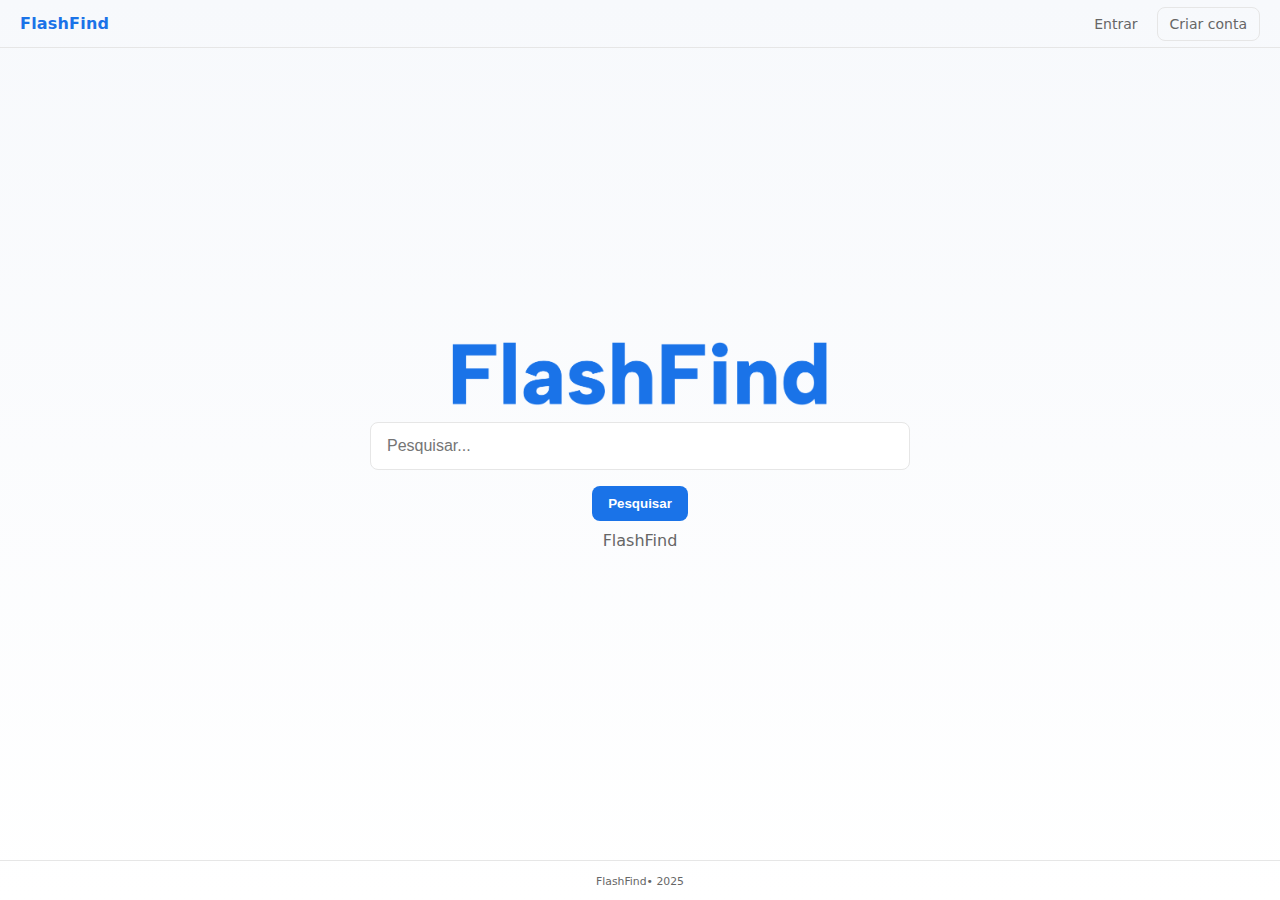
<file: index.html>
<!doctype html>
<html lang="pt-BR">
<head>
  <meta charset="utf-8" />
  <meta name="viewport" content="width=device-width,initial-scale=1" />
  <title>FlashFind — Página inicial</title>
  <link rel="stylesheet" href="style.css">
</head>
<body>
  <header class="topbar">
    <div class="brand">FlashFind</div>
    <nav>
      <a href="login.html">Entrar</a>
      <a href="cadastro.html" class="btn-outline">Criar conta</a>
    </nav>
  </header>

  <main class="center">
    <h1 class="visually-hidden">Página inicial do FlashFind</h1>

    <form id="searchForm" class="search-box" onsubmit="return buscarPokemon(event)">
       <img src="logo-hd.png" alt="logo-hd" aria-hidden="true" class="logo">
  <input id="q" name="q" type="search" placeholder="Pesquisar..." required>
  <div class="actions">
    <button type="submit" class="btn">Pesquisar</button>
  </div>
</form>

<div id="resultadoPokemon"></div>


    <p class="hint">FlashFind</p>
  </main>

  <footer class="footer">
    <small>FlashFind• 2025</small>
  </footer>
  <script src="script.js"></script>
</body>
</html>
</file>
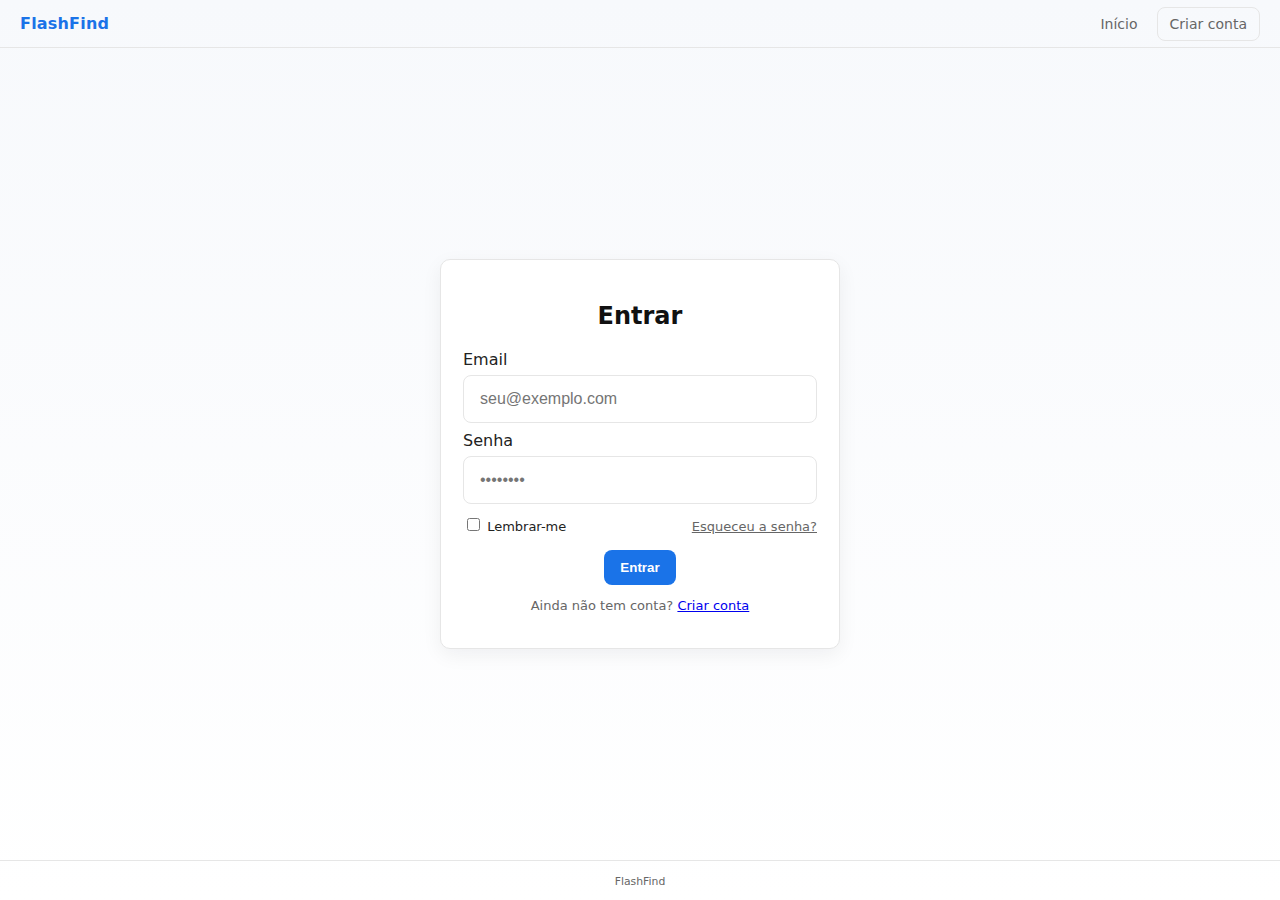
<file: login.html>
<!doctype html>
<html lang="pt-BR">
<head>
  <meta charset="utf-8" />
  <meta name="viewport" content="width=device-width,initial-scale=1" />
  <title>Entrar — FlashFind</title>
  <link rel="stylesheet" href="style.css">
</head>
<body>
  <header class="topbar">
    <div class="brand">FlashFind</div>
    <nav>
      <a href="index.html">Início</a>
      <a href="cadastro.html" class="btn-outline">Criar conta</a>
    </nav>
  </header>

  <main class="center">
    <section class="card auth-card">
      <h2>Entrar</h2>
      <form id="loginForm" onsubmit="return onLogin(event)">
        <label>
          Email
          <input id="loginEmail" type="email" required placeholder="seu@exemplo.com">
        </label>
        <label>
          Senha
          <input id="loginPassword" type="password" minlength="6" required placeholder="••••••••">
        </label>

        <div class="row-between">
          <label class="small"><input type="checkbox" id="remember"> Lembrar-me</label>
          <a href="#" class="small">Esqueceu a senha?</a>
        </div>

        <div class="actions">
          <button type="submit" class="btn">Entrar</button>
        </div>

        <p class="small">Ainda não tem conta? <a href="cadastro.html">Criar conta</a></p>
      </form>
    </section>
  </main>

  <footer class="footer">
    <small>FlashFind</small>
  </footer>

  <script src="script.js"></script>
</body>
</html>
</file>
<file: style.css>
:root{
  --bg:#fff;
  --muted:#666;
  --accent:#1a73e8;
  --card:#fff;
  --border: #e6e6e6;
  --radius:10px;
  --maxw:540px;
  font-family: "Inter", system-ui, -apple-system, "Segoe UI", Roboto, "Helvetica Neue", Arial;
}

*{box-sizing:border-box}
html,body{height:100%}
body{
  margin:0;
  background:linear-gradient(180deg,#f7f9fc 0%, #ffffff 100%);
  color:#111;
  -webkit-font-smoothing:antialiased;
  -moz-osx-font-smoothing:grayscale;
  display:flex;
  flex-direction:column;
  min-height:100vh;
}

.topbar{
  display:flex;
  justify-content:space-between;
  align-items:center;
  padding:14px 20px;
  border-bottom:1px solid var(--border);
  background:transparent;
}
.brand{
  font-weight:700;
  color:var(--accent);
  letter-spacing:0.2px;
}
.topbar nav a{
  margin-left:14px;
  text-decoration:none;
  color:var(--muted);
  font-size:14px;
}
.btn-outline{
  padding:8px 12px;
  border-radius:8px;
  border:1px solid var(--border);
  color:var(--muted);
}

.center{
  flex:1;
  display:flex;
  align-items:center;
  justify-content:center;
  padding:40px 20px;
  text-align:center;
  flex-direction:column;
}

.search-box{
  width:100%;
  max-width:var(--maxw);
  background:transparent;
  display:flex;
  flex-direction:column;
  align-items:center;
  gap:16px;
}
.logo{
  max-width: 100%;
  width: auto;
  max-height: 64px;
  height: auto;
  display: block;
}

input[type="search"], input[type="email"], input[type="password"], input[type="text"]{
  width:100%;
  padding:14px 16px;
  border-radius:8px;
  border:1px solid var(--border);
  font-size:16px;
  outline:none;
  box-shadow:none;
}
input:focus{border-color:var(--accent); box-shadow:0 6px 18px rgba(26,115,232,0.08)}

.actions{
  display:flex;
  gap:10px;
  align-items:center;
  justify-content:center;
  width:100%;
}

.btn{
  background:var(--accent);
  color:white;
  padding:10px 16px;
  border-radius:8px;
  border:0;
  cursor:pointer;
  font-weight:600;
}
.btn[disabled]{opacity:.6;cursor:default}

.card{
  width:100%;
  max-width:400px;
  background:var(--card);
  border-radius:var(--radius);
  padding:22px;
  box-shadow:0 6px 20px rgba(17,24,39,0.06);
  border:1px solid var(--border);
}
.auth-card label{display:block; text-align:left; margin-bottom:8px; color:#222}
.auth-card input{margin-top:6px}
.row-between{display:flex;justify-content:space-between;align-items:center;margin:8px 0}
.small{font-size:13px;color:var(--muted)}
.hint{color:var(--muted); margin-top:10px}

.footer{
  padding:12px 16px;
  text-align:center;
  color:var(--muted);
  font-size:13px;
  border-top:1px solid var(--border);
}
:root{
  --bg:#fff;
  --muted:#666;
  --accent:#1a73e8;
  --card:#fff;
  --border: #e6e6e6;
  --radius:10px;
  --maxw:540px;
  font-family: "Inter", system-ui, -apple-system, "Segoe UI", Roboto, "Helvetica Neue", Arial;
}

*{box-sizing:border-box}
html,body{height:100%}
body{
  margin:0;
  background:linear-gradient(180deg,#f7f9fc 0%, #ffffff 100%);
  color:#111;
  -webkit-font-smoothing:antialiased;
  -moz-osx-font-smoothing:grayscale;
  display:flex;
  flex-direction:column;
  min-height:100vh;
}

.topbar{
  display:flex;
  justify-content:space-between;
  align-items:center;
  padding:14px 20px;
  border-bottom:1px solid var(--border);
  background:transparent;
}
.brand{
  font-weight:700;
  color:var(--accent);
  letter-spacing:0.2px;
}
.topbar nav a{
  margin-left:14px;
  text-decoration:none;
  color:var(--muted);
  font-size:14px;
}
.btn-outline{
  padding:8px 12px;
  border-radius:8px;
  border:1px solid var(--border);
  color:var(--muted);
}

.card{
  width:100%;
  max-width:400px;
  background:var(--card);
  border-radius:var(--radius);
  padding:22px;
  box-shadow:0 6px 20px rgba(17,24,39,0.06);
  border:1px solid var(--border);
}
.auth-card label{display:block; text-align:left; margin-bottom:8px; color:#222}
.auth-card input{margin-top:6px}
.row-between{display:flex;justify-content:space-between;align-items:center;margin:8px 0}
.small{font-size:13px;color:var(--muted)}
.hint{color:var(--muted); margin-top:10px}

.footer{
  padding:12px 16px;
  text-align:center;
  color:var(--muted);
  font-size:13px;
  border-top:1px solid var(--border);
}

.visually-hidden{position:absolute!important;height:1px;width:1px;overflow:hidden;clip:rect(1px,1px,1px,1px);white-space:nowrap}
@media (max-width:480px){
  .logo-placeholder{width:120px;height:38px}
  .topbar{padding:10px}
}
.grid {
  display: grid;
  grid-template-columns: repeat(3, 1fr);
  gap: 20px;
  margin-top: 20px;
}

.pokemon-card {
  background: #fff;
  border: 1px solid var(--border);
  border-radius: 10px;
  padding: 15px;
  text-align: center;
  box-shadow: 0 4px 10px rgba(0,0,0,0.05);
}

.pokemon-card img {
  width: 120px;
  height: 120px;
}
.pokemon-card {
  background: #fff;
  padding: 15px;
  border-radius: 10px;
  border: 1px solid var(--border);
  box-shadow: 0 4px 10px rgba(0,0,0,0.05);
  text-align: center;
  max-width: 250px;
  margin: 0 auto;
}
.pokemon-card img {
  width: 120px;
}
  .paginacao {
    margin-top: 20px;
    display: flex;
    gap: 10px;
    justify-content: center;
  }
</file>
